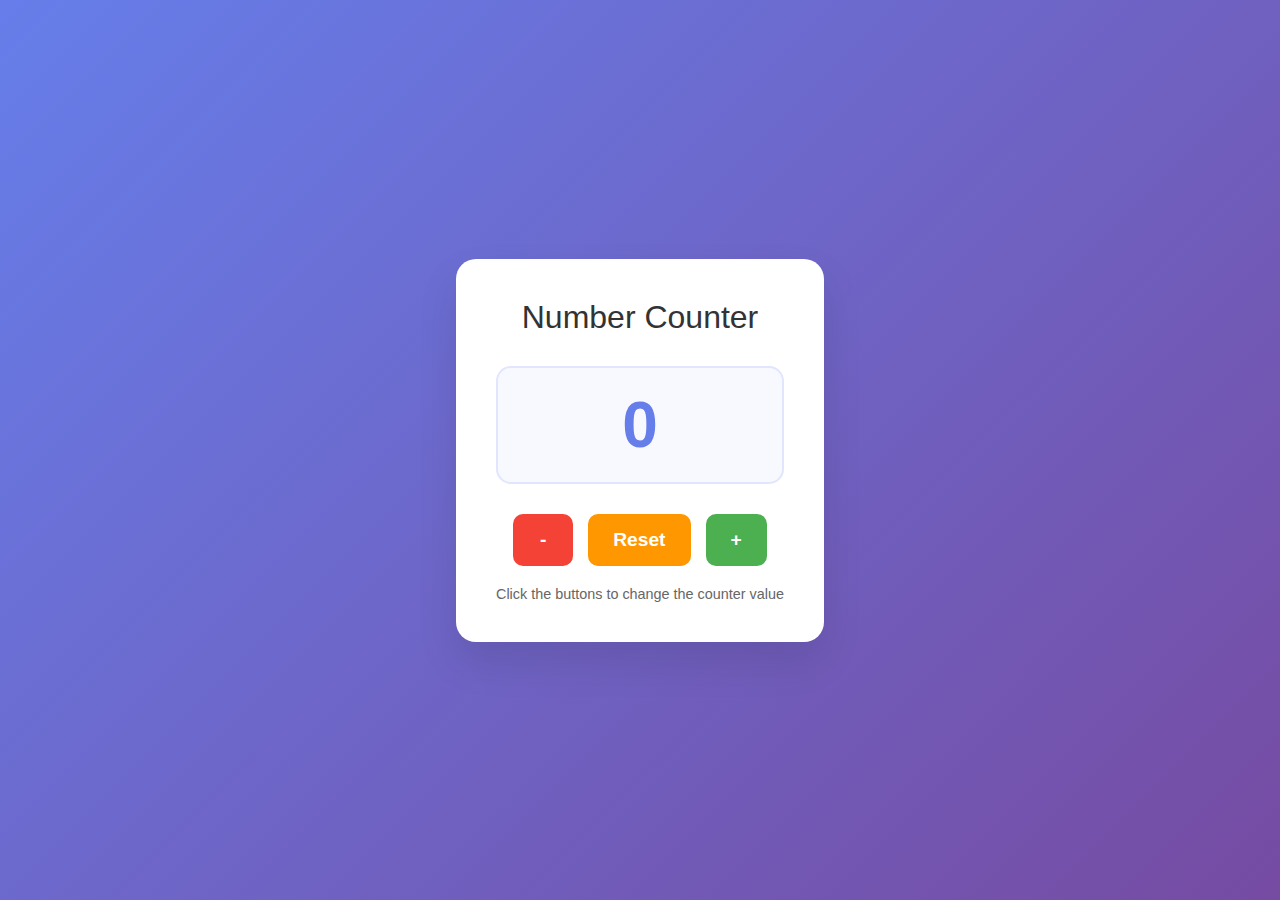
<file: number.html>
<!DOCTYPE html>
<html lang="en">
<head>
    <meta charset="UTF-8">
    <meta name="viewport" content="width=device-width, initial-scale=1.0">
    <title>Number Counter</title>
    <style>
        * {
            margin: 0;
            padding: 0;
            box-sizing: border-box;
        }

        body {
            font-family: 'Arial', sans-serif;
            background: linear-gradient(135deg, #667eea 0%, #764ba2 100%);
            min-height: 100vh;
            display: flex;
            justify-content: center;
            align-items: center;
        }

        .counter-container {
            background: white;
            padding: 40px;
            border-radius: 20px;
            box-shadow: 0 20px 40px rgba(0, 0, 0, 0.1);
            text-align: center;
            min-width: 300px;
        }

        .counter-title {
            color: #333;
            font-size: 2rem;
            margin-bottom: 30px;
            font-weight: 300;
        }

        .counter-display {
            font-size: 4rem;
            font-weight: bold;
            color: #667eea;
            margin: 30px 0;
            padding: 20px;
            background: #f8f9ff;
            border-radius: 15px;
            border: 2px solid #e1e5fe;
            transition: all 0.3s ease;
        }

        .counter-display.updated {
            transform: scale(1.1);
            background: #667eea;
            color: white;
        }

        .button-group {
            display: flex;
            gap: 15px;
            justify-content: center;
            margin-top: 30px;
        }

        .counter-btn {
            padding: 15px 25px;
            font-size: 1.2rem;
            font-weight: bold;
            border: none;
            border-radius: 10px;
            cursor: pointer;
            transition: all 0.3s ease;
            min-width: 60px;
        }

        .increment-btn {
            background: #4CAF50;
            color: white;
        }

        .increment-btn:hover {
            background: #45a049;
            transform: translateY(-2px);
            box-shadow: 0 5px 15px rgba(76, 175, 80, 0.3);
        }

        .decrement-btn {
            background: #f44336;
            color: white;
        }

        .decrement-btn:hover {
            background: #da190b;
            transform: translateY(-2px);
            box-shadow: 0 5px 15px rgba(244, 67, 54, 0.3);
        }

        .reset-btn {
            background: #ff9800;
            color: white;
        }

        .reset-btn:hover {
            background: #e68900;
            transform: translateY(-2px);
            box-shadow: 0 5px 15px rgba(255, 152, 0, 0.3);
        }

        .counter-btn:active {
            transform: translateY(0);
        }

        .counter-info {
            margin-top: 20px;
            color: #666;
            font-size: 0.9rem;
        }

        @media (max-width: 480px) {
            .counter-container {
                padding: 30px 20px;
                margin: 20px;
            }

            .counter-display {
                font-size: 3rem;
            }

            .button-group {
                flex-direction: column;
                gap: 10px;
            }

            .counter-btn {
                width: 100%;
            }
        }
    </style>
</head>
<body>
    <div class="counter-container">
        <h1 class="counter-title">Number Counter</h1>
        <div class="counter-display" id="counterDisplay">0</div>
        <div class="button-group">
            <button class="counter-btn decrement-btn" id="decrementBtn">-</button>
            <button class="counter-btn reset-btn" id="resetBtn">Reset</button>
            <button class="counter-btn increment-btn" id="incrementBtn">+</button>
        </div>
        <div class="counter-info">
            <p>Click the buttons to change the counter value</p>
        </div>
    </div>

    <script>
        
        const counterDisplay = document.getElementById('counterDisplay');
        const incrementBtn = document.getElementById('incrementBtn');
        const decrementBtn = document.getElementById('decrementBtn');
        const resetBtn = document.getElementById('resetBtn');

        
        let counter = 0;

        
        function updateDisplay() {
            counterDisplay.textContent = counter;
            
           
            counterDisplay.classList.add('updated');
            setTimeout(() => {
                counterDisplay.classList.remove('updated');
            }, 200);
        }

       
        function increment() {
            counter++;
            updateDisplay();
        }

        
        function decrement() {
            counter--;
            updateDisplay();
        }

       
        function reset() {
            counter = 0;
            updateDisplay();
        }

       
        incrementBtn.addEventListener('click', increment);
        decrementBtn.addEventListener('click', decrement);
        resetBtn.addEventListener('click', reset);

        // Add keyboard support
        document.addEventListener('keydown', function(event) {
            switch(event.key) {
                case 'ArrowUp':
                case '+':
                    event.preventDefault();
                    increment();
                    break;
                case 'ArrowDown':
                case '-':
                    event.preventDefault();
                    decrement();
                    break;
                case 'r':
                case 'R':
                    event.preventDefault();
                    reset();
                    break;
            }
        });

        
        function addButtonFeedback(button) {
            button.addEventListener('mousedown', function() {
                this.style.transform = 'translateY(2px)';
            });
            
            button.addEventListener('mouseup', function() {
                this.style.transform = 'translateY(-2px)';
            });
            
            button.addEventListener('mouseleave', function() {
                this.style.transform = 'translateY(0)';
            });
        }

        
        addButtonFeedback(incrementBtn);
        addButtonFeedback(decrementBtn);
        addButtonFeedback(resetBtn);
    </script>
</body>
</html>
</file>
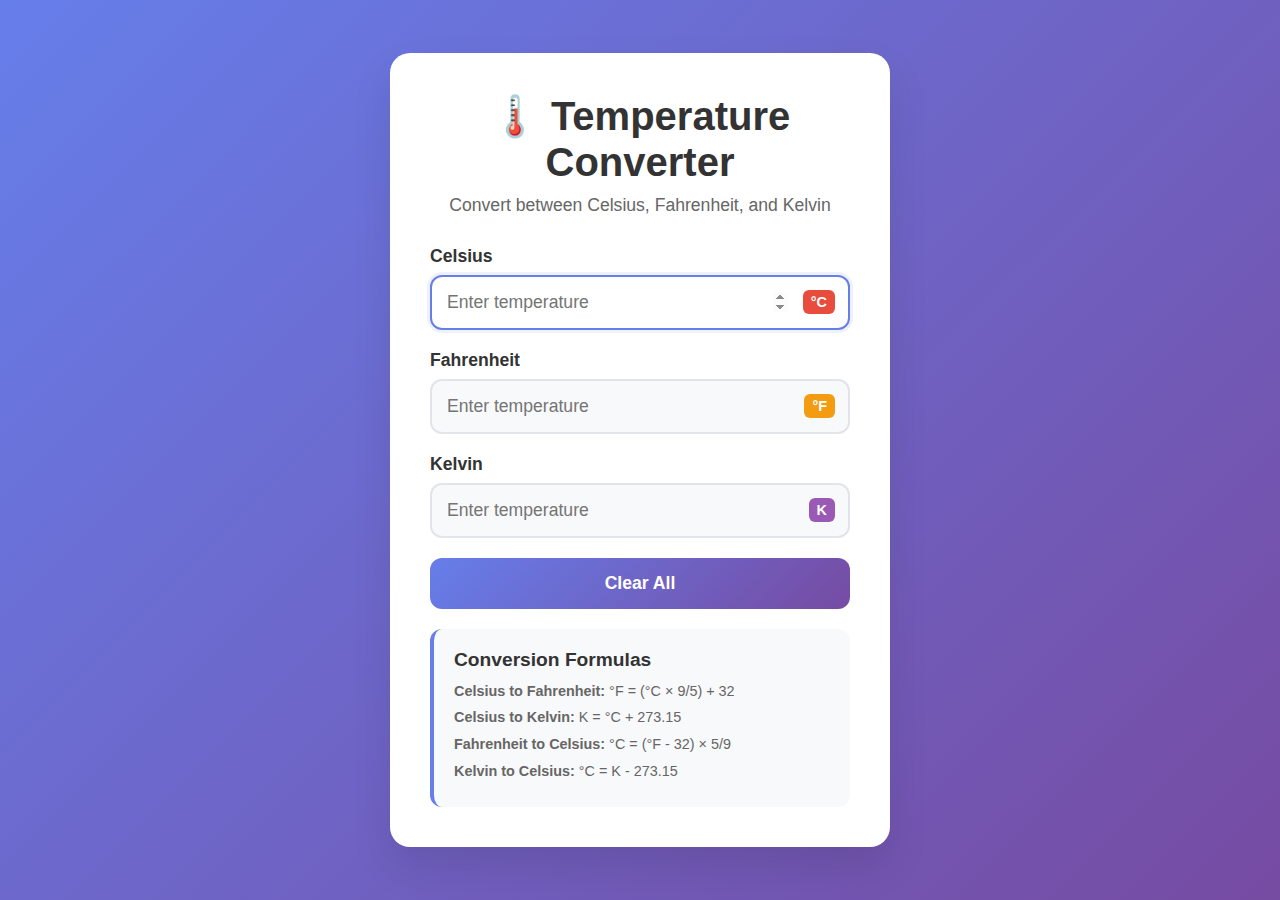
<file: temperature.html>
<!DOCTYPE html>
<html lang="en">
<head>
    <meta charset="UTF-8">
    <meta name="viewport" content="width=device-width, initial-scale=1.0">
    <title>Temperature Converter</title>
    <style>
        * {
            margin: 0;
            padding: 0;
            box-sizing: border-box;
        }

        body {
            font-family: 'Segoe UI', Tahoma, Geneva, Verdana, sans-serif;
            background: linear-gradient(135deg, #667eea 0%, #764ba2 100%);
            min-height: 100vh;
            display: flex;
            align-items: center;
            justify-content: center;
            padding: 20px;
        }

        .container {
            background: white;
            border-radius: 20px;
            box-shadow: 0 20px 40px rgba(0, 0, 0, 0.1);
            padding: 40px;
            max-width: 500px;
            width: 100%;
        }

        .header {
            text-align: center;
            margin-bottom: 30px;
        }

        .header h1 {
            color: #333;
            font-size: 2.5rem;
            margin-bottom: 10px;
        }

        .header p {
            color: #666;
            font-size: 1.1rem;
        }

        .converter-grid {
            display: grid;
            gap: 20px;
        }

        .input-group {
            position: relative;
        }

        .input-group label {
            display: block;
            margin-bottom: 8px;
            font-weight: 600;
            color: #333;
            font-size: 1.1rem;
        }

        .input-wrapper {
            position: relative;
        }

        .input-group input {
            width: 100%;
            padding: 15px 60px 15px 15px;
            border: 2px solid #e1e5e9;
            border-radius: 12px;
            font-size: 1.1rem;
            transition: all 0.3s ease;
            background: #f8f9fa;
        }

        .input-group input:focus {
            outline: none;
            border-color: #667eea;
            background: white;
            box-shadow: 0 0 0 3px rgba(102, 126, 234, 0.1);
        }

        .unit-label {
            position: absolute;
            right: 15px;
            top: 50%;
            transform: translateY(-50%);
            background: #667eea;
            color: white;
            padding: 4px 8px;
            border-radius: 6px;
            font-size: 0.9rem;
            font-weight: 600;
        }

        .celsius .unit-label {
            background: #e74c3c;
        }

        .fahrenheit .unit-label {
            background: #f39c12;
        }

        .kelvin .unit-label {
            background: #9b59b6;
        }

        .reset-btn {
            width: 100%;
            padding: 15px;
            background: linear-gradient(135deg, #667eea 0%, #764ba2 100%);
            color: white;
            border: none;
            border-radius: 12px;
            font-size: 1.1rem;
            font-weight: 600;
            cursor: pointer;
            transition: all 0.3s ease;
            margin-top: 20px;
        }

        .reset-btn:hover {
            transform: translateY(-2px);
            box-shadow: 0 10px 20px rgba(102, 126, 234, 0.3);
        }

        .reset-btn:active {
            transform: translateY(0);
        }

        .formula-info {
            background: #f8f9fa;
            border-radius: 12px;
            padding: 20px;
            margin-top: 20px;
            border-left: 4px solid #667eea;
        }

        .formula-info h3 {
            color: #333;
            margin-bottom: 10px;
            font-size: 1.2rem;
        }

        .formula-info p {
            color: #666;
            font-size: 0.9rem;
            line-height: 1.5;
            margin-bottom: 5px;
        }

        @media (max-width: 480px) {
            .container {
                padding: 20px;
            }

            .header h1 {
                font-size: 2rem;
            }

            .input-group input {
                padding: 12px 50px 12px 12px;
                font-size: 1rem;
            }
        }
    </style>
</head>
<body>
    <div class="container">
        <div class="header">
            <h1>🌡️ Temperature Converter</h1>
            <p>Convert between Celsius, Fahrenheit, and Kelvin</p>
        </div>

        <div class="converter-grid">
            <div class="input-group celsius">
                <label for="celsius">Celsius</label>
                <div class="input-wrapper">
                    <input type="number" id="celsius" placeholder="Enter temperature">
                    <span class="unit-label">°C</span>
                </div>
            </div>

            <div class="input-group fahrenheit">
                <label for="fahrenheit">Fahrenheit</label>
                <div class="input-wrapper">
                    <input type="number" id="fahrenheit" placeholder="Enter temperature">
                    <span class="unit-label">°F</span>
                </div>
            </div>

            <div class="input-group kelvin">
                <label for="kelvin">Kelvin</label>
                <div class="input-wrapper">
                    <input type="number" id="kelvin" placeholder="Enter temperature">
                    <span class="unit-label">K</span>
                </div>
            </div>
        </div>

        <button class="reset-btn" onclick="clearAll()">Clear All</button>

        <div class="formula-info">
            <h3>Conversion Formulas</h3>
            <p><strong>Celsius to Fahrenheit:</strong> °F = (°C × 9/5) + 32</p>
            <p><strong>Celsius to Kelvin:</strong> K = °C + 273.15</p>
            <p><strong>Fahrenheit to Celsius:</strong> °C = (°F - 32) × 5/9</p>
            <p><strong>Kelvin to Celsius:</strong> °C = K - 273.15</p>
        </div>
    </div>

    <script>
        
        const celsiusInput = document.getElementById('celsius');
        const fahrenheitInput = document.getElementById('fahrenheit');
        const kelvinInput = document.getElementById('kelvin');

        
        function celsiusToFahrenheit(celsius) {
            return (celsius * 9/5) + 32;
        }

        function celsiusToKelvin(celsius) {
            return celsius + 273.15;
        }

        function fahrenheitToCelsius(fahrenheit) {
            return (fahrenheit - 32) * 5/9;
        }

        function fahrenheitToKelvin(fahrenheit) {
            return celsiusToKelvin(fahrenheitToCelsius(fahrenheit));
        }

        function kelvinToCelsius(kelvin) {
            return kelvin - 273.15;
        }

        function kelvinToFahrenheit(kelvin) {
            return celsiusToFahrenheit(kelvinToCelsius(kelvin));
        }

        
        function roundToTwo(num) {
            return Math.round((num + Number.EPSILON) * 100) / 100;
        }

        
        celsiusInput.addEventListener('input', function() {
            const celsius = parseFloat(this.value);
            if (!isNaN(celsius)) {
                fahrenheitInput.value = roundToTwo(celsiusToFahrenheit(celsius));
                kelvinInput.value = roundToTwo(celsiusToKelvin(celsius));
            } else {
                fahrenheitInput.value = '';
                kelvinInput.value = '';
            }
        });

        fahrenheitInput.addEventListener('input', function() {
            const fahrenheit = parseFloat(this.value);
            if (!isNaN(fahrenheit)) {
                celsiusInput.value = roundToTwo(fahrenheitToCelsius(fahrenheit));
                kelvinInput.value = roundToTwo(fahrenheitToKelvin(fahrenheit));
            } else {
                celsiusInput.value = '';
                kelvinInput.value = '';
            }
        });

        kelvinInput.addEventListener('input', function() {
            const kelvin = parseFloat(this.value);
            if (!isNaN(kelvin)) {
                celsiusInput.value = roundToTwo(kelvinToCelsius(kelvin));
                fahrenheitInput.value = roundToTwo(kelvinToFahrenheit(kelvin));
            } else {
                celsiusInput.value = '';
                fahrenheitInput.value = '';
            }
        });

        
        function clearAll() {
            celsiusInput.value = '';
            fahrenheitInput.value = '';
            kelvinInput.value = '';
            celsiusInput.focus();
        }

        
        window.addEventListener('load', function() {
            celsiusInput.focus();
        });

        
        document.addEventListener('keydown', function(event) {
            
            if (event.key === 'Escape') {
                clearAll();
            }
            
            
            if (event.key === 'Tab') {
                
            }
        });

        
        kelvinInput.addEventListener('input', function() {
            const value = parseFloat(this.value);
            if (value < 0) {
                this.value = 0;
                celsiusInput.value = roundToTwo(kelvinToCelsius(0));
                fahrenheitInput.value = roundToTwo(kelvinToFahrenheit(0));
            }
        });

        
        kelvinInput.addEventListener('blur', function() {
            const value = parseFloat(this.value);
            if (value < 0) {
                this.style.borderColor = '#e74c3c';
                setTimeout(() => {
                    this.style.borderColor = '#e1e5e9';
                }, 2000);
            }
        });
    </script>
</body>
</html>
</file>
